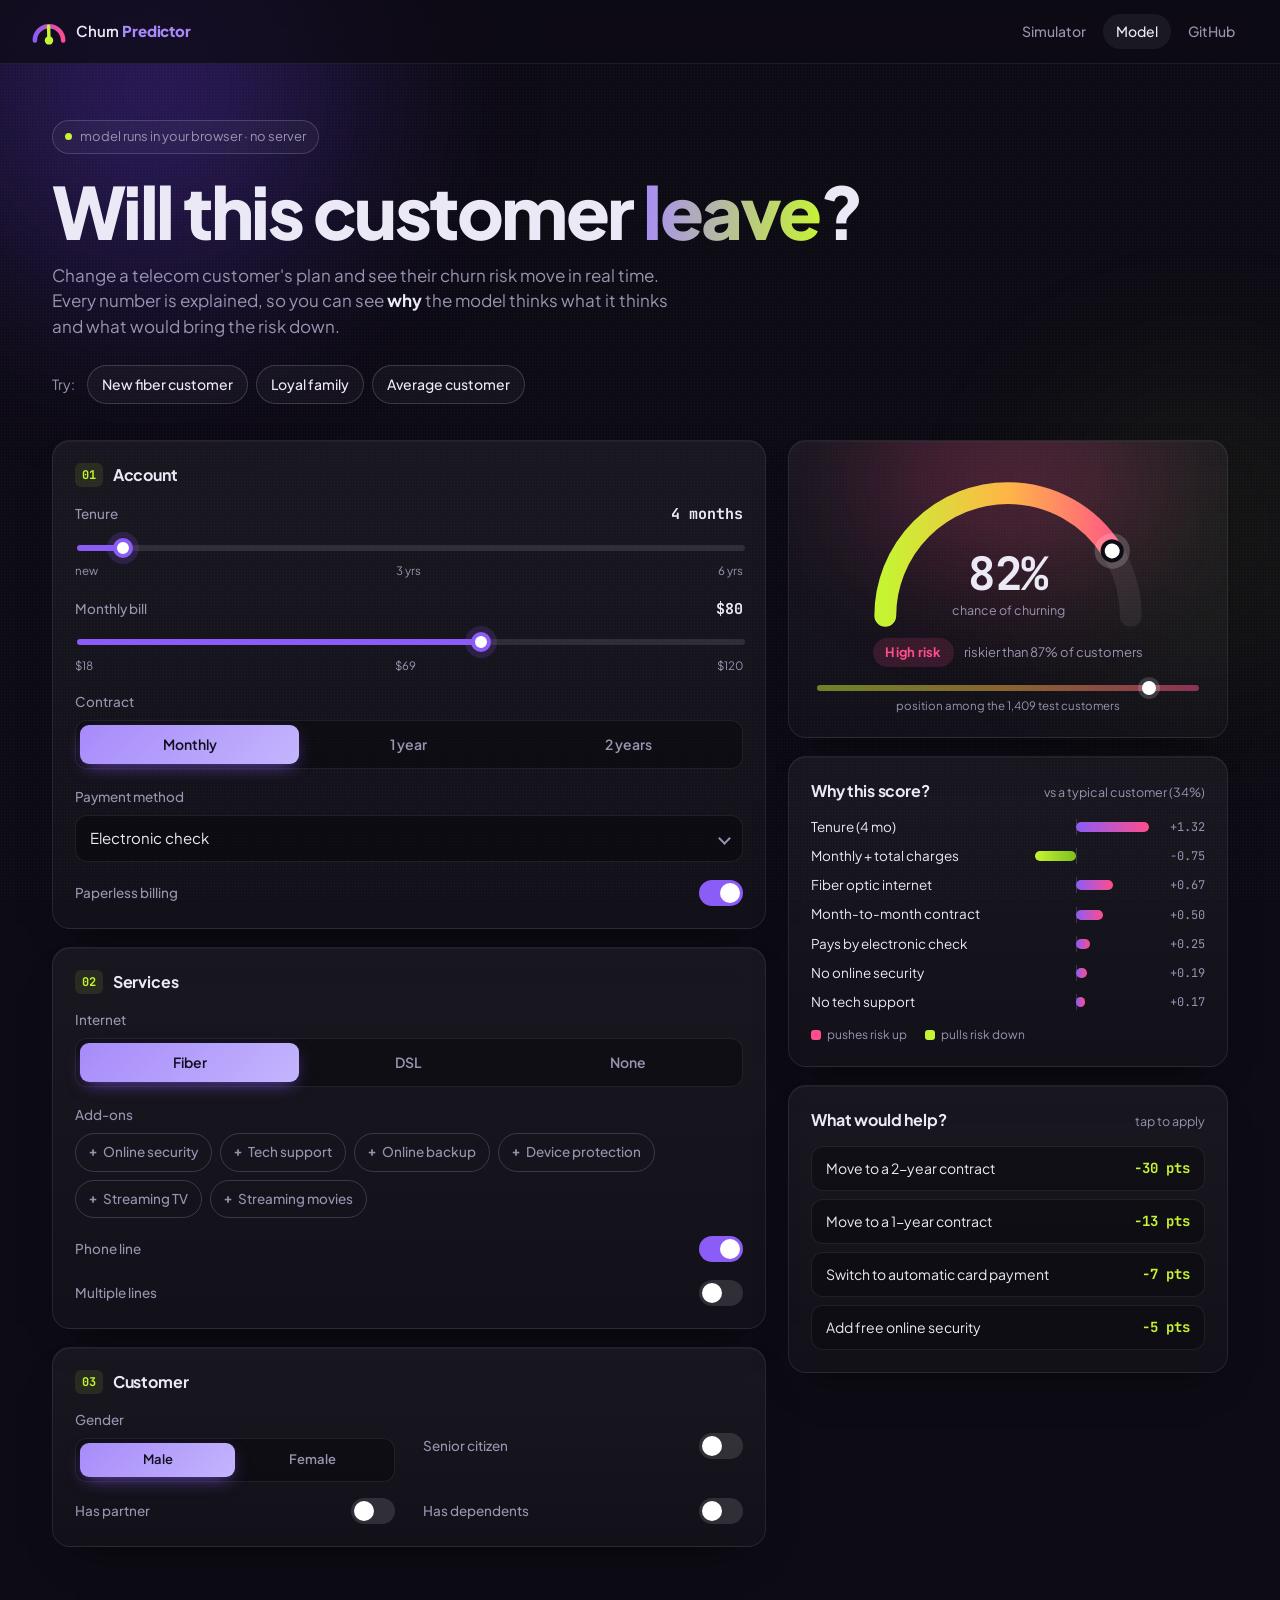
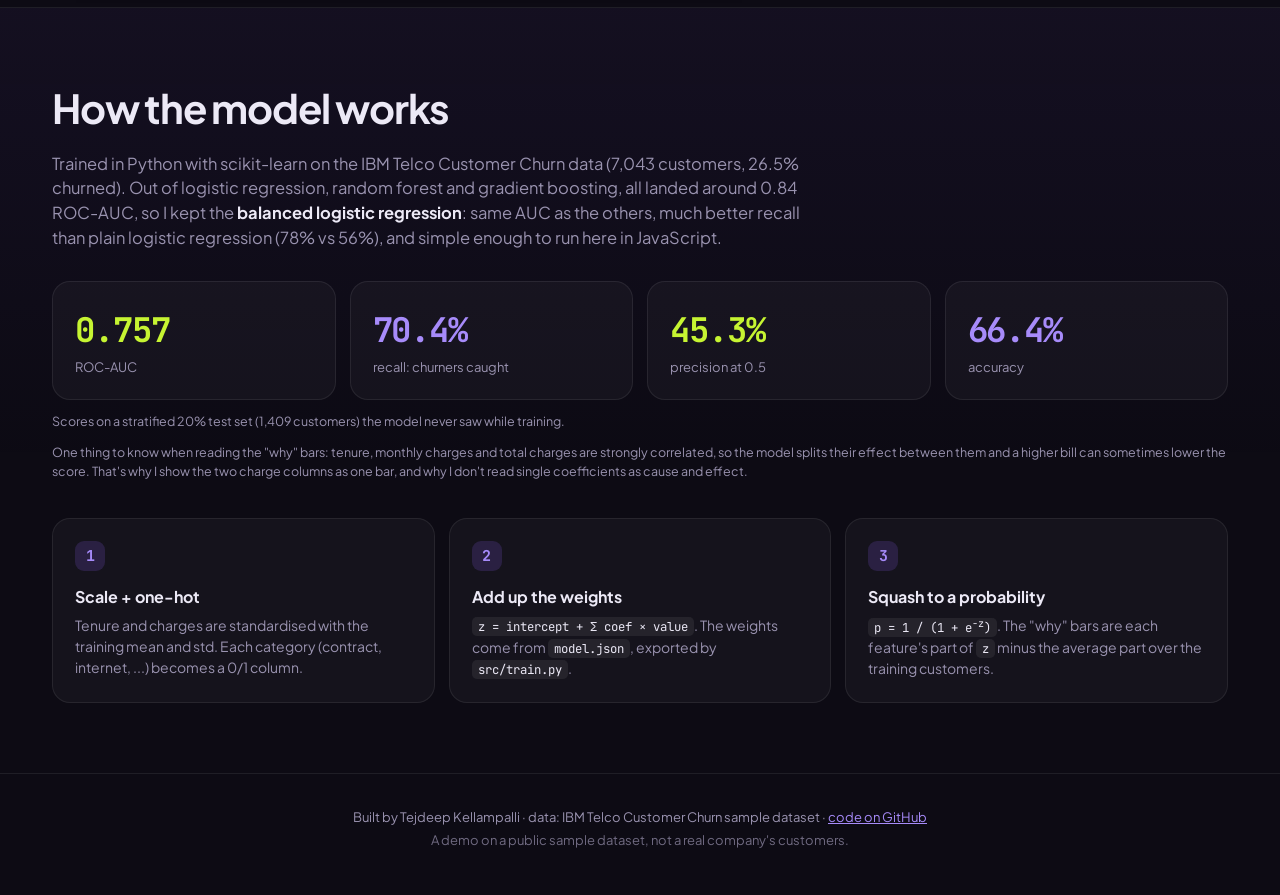
<file: docs/index.html>
<!DOCTYPE html>
<html lang="en">
<head>
  <meta charset="UTF-8">
  <meta name="viewport" content="width=device-width, initial-scale=1.0">
  <title>Churn Predictor | Tejdeep Kellampalli</title>
  <meta name="description" content="What-if churn simulator for telecom customers. A logistic regression model trained in Python, running in the browser.">
  <meta name="theme-color" content="#0d0b14">
  <link rel="icon" href="favicon.svg" type="image/svg+xml">
  <link rel="icon" href="favicon-32.png" sizes="32x32" type="image/png">
  <link rel="apple-touch-icon" href="apple-touch-icon.png">
  <link rel="preconnect" href="https://fonts.googleapis.com">
  <link rel="preconnect" href="https://fonts.gstatic.com" crossorigin>
  <link href="https://fonts.googleapis.com/css2?family=Plus+Jakarta+Sans:wght@400;500;600;700;800&family=JetBrains+Mono:wght@500;700&display=swap" rel="stylesheet">
  <link rel="stylesheet" href="style.css">
  <script src="app.js" defer></script>
</head>
<body>
  <div class="bg" aria-hidden="true"><span class="blob b1"></span><span class="blob b2"></span><span class="grain"></span></div>

  <nav class="nav">
    <a class="logo" href="#top" aria-label="Churn Predictor home">
      <svg viewBox="10 14 44 34" aria-hidden="true"><defs><linearGradient id="logo-arc" x1="0" y1="0" x2="1" y2="0"><stop offset="0" stop-color="#8b5cf6"/><stop offset="1" stop-color="#ff4d8d"/></linearGradient></defs><path d="M13.5 42a18.5 18.5 0 1 1 37 0" fill="none" stroke="url(#logo-arc)" stroke-width="6" stroke-linecap="round"/><path class="needle" d="M32 42 43 27" stroke="#c6f432" stroke-width="4.5" stroke-linecap="round"/><circle cx="32" cy="42" r="5.5" fill="#c6f432"/></svg>
      <span>Churn <b>Predictor</b></span>
    </a>
    <div class="nav-links" role="tablist" aria-label="Sections">
      <a href="#sim" class="is-active">Simulator</a>
      <a href="#model">Model</a>
      <a href="https://github.com/Tejdeep-67/customer-churn-prediction" target="_blank" rel="noopener">GitHub</a>
    </div>
  </nav>

  <header class="hero" id="top">
    <span class="pill"><i></i> model runs in your browser &middot; no server</span>
    <h1>Will this customer <em>leave</em>?</h1>
    <p>Change a telecom customer's plan and see their churn risk move in real time. Every number is explained, so you can see <strong>why</strong> the model thinks what it thinks and what would bring the risk down.</p>
    <div class="presets" role="group" aria-label="Example customers">
      <span>Try:</span>
      <button type="button" data-preset="new">New fiber customer</button>
      <button type="button" data-preset="loyal">Loyal family</button>
      <button type="button" data-preset="mid">Average customer</button>
    </div>
  </header>

  <main class="app" id="sim">
    <form id="form" class="inputs" autocomplete="off">
      <section class="card">
        <h2><span class="num">01</span> Account</h2>
        <div class="field">
          <div class="field-head"><label for="tenure">Tenure</label><output id="tenure-val" for="tenure">4 months</output></div>
          <input type="range" id="tenure" min="0" max="72" value="4">
          <div class="ticks"><span>new</span><span>3 yrs</span><span>6 yrs</span></div>
        </div>
        <div class="field">
          <div class="field-head"><label for="MonthlyCharges">Monthly bill</label><output id="MonthlyCharges-val" for="MonthlyCharges">$80</output></div>
          <input type="range" id="MonthlyCharges" min="18" max="120" value="80">
          <div class="ticks"><span>$18</span><span>$69</span><span>$120</span></div>
        </div>
        <div class="field">
          <span class="label">Contract</span>
          <div class="seg" data-name="Contract">
            <button type="button" data-v="Month-to-month" aria-pressed="true">Monthly</button>
            <button type="button" data-v="One year" aria-pressed="false">1 year</button>
            <button type="button" data-v="Two year" aria-pressed="false">2 years</button>
          </div>
        </div>
        <div class="field">
          <label class="label" for="PaymentMethod">Payment method</label>
          <div class="select"><select id="PaymentMethod">
            <option>Electronic check</option><option>Mailed check</option>
            <option>Bank transfer (automatic)</option><option>Credit card (automatic)</option>
          </select></div>
        </div>
        <div class="field row">
          <span class="label">Paperless billing</span>
          <label class="switch"><input type="checkbox" id="PaperlessBilling" checked><span></span></label>
        </div>
      </section>

      <section class="card">
        <h2><span class="num">02</span> Services</h2>
        <div class="field">
          <span class="label">Internet</span>
          <div class="seg" data-name="InternetService">
            <button type="button" data-v="Fiber optic" aria-pressed="true">Fiber</button>
            <button type="button" data-v="DSL" aria-pressed="false">DSL</button>
            <button type="button" data-v="No" aria-pressed="false">None</button>
          </div>
        </div>
        <div class="field">
          <span class="label">Add-ons</span>
          <div class="chips" id="addons">
            <label><input type="checkbox" id="OnlineSecurity"><span>Online security</span></label>
            <label><input type="checkbox" id="TechSupport"><span>Tech support</span></label>
            <label><input type="checkbox" id="OnlineBackup"><span>Online backup</span></label>
            <label><input type="checkbox" id="DeviceProtection"><span>Device protection</span></label>
            <label><input type="checkbox" id="StreamingTV"><span>Streaming TV</span></label>
            <label><input type="checkbox" id="StreamingMovies"><span>Streaming movies</span></label>
          </div>
        </div>
        <div class="field row">
          <span class="label">Phone line</span>
          <label class="switch"><input type="checkbox" id="PhoneService" checked><span></span></label>
        </div>
        <div class="field row">
          <span class="label">Multiple lines</span>
          <label class="switch"><input type="checkbox" id="MultipleLines"><span></span></label>
        </div>
      </section>

      <section class="card">
        <h2><span class="num">03</span> Customer</h2>
        <div class="grid2">
          <div class="field"><span class="label">Gender</span>
            <div class="seg small" data-name="gender"><button type="button" data-v="Male" aria-pressed="true">Male</button><button type="button" data-v="Female" aria-pressed="false">Female</button></div></div>
          <div class="field row"><span class="label">Senior citizen</span><label class="switch"><input type="checkbox" id="SeniorCitizen"><span></span></label></div>
          <div class="field row"><span class="label">Has partner</span><label class="switch"><input type="checkbox" id="Partner"><span></span></label></div>
          <div class="field row"><span class="label">Has dependents</span><label class="switch"><input type="checkbox" id="Dependents"><span></span></label></div>
        </div>
      </section>
    </form>

    <aside class="results">
      <section class="card result" id="result" aria-live="polite">
        <div class="gauge-wrap">
          <svg class="gauge" viewBox="0 0 220 128" aria-hidden="true">
            <defs>
              <linearGradient id="gg" x1="0" x2="1" y1="0" y2="0">
                <stop offset="0" stop-color="#c6f432"/><stop offset=".5" stop-color="#ffb547"/><stop offset="1" stop-color="#ff4d8d"/>
              </linearGradient>
            </defs>
            <path class="g-track" d="M20 115 A90 90 0 0 1 200 115"/>
            <path class="g-fill" id="g-fill" d="M20 115 A90 90 0 0 1 200 115"/>
            <g class="needle" id="needle"><circle class="knob-glow" cx="110" cy="25" r="13"/><circle class="knob" cx="110" cy="25" r="7"/></g>
          </svg>
          <div class="g-center">
            <span class="prob" id="prob">--</span>
            <span class="prob-label">chance of churning</span>
          </div>
        </div>
        <div class="badge-row">
          <span class="badge" id="risk">--</span>
          <span class="pct" id="pct">--</span>
        </div>
        <div class="pbar" aria-hidden="true"><span id="pbar-dot"></span></div>
        <p class="pbar-note">position among the 1,409 test customers</p>
      </section>

      <section class="card">
        <div class="card-head"><h2>Why this score?</h2><span class="hint" id="baseline">vs a typical customer</span></div>
        <ul class="drivers" id="drivers"></ul>
        <p class="legend"><span class="up">pushes risk up</span><span class="down">pulls risk down</span></p>
      </section>

      <section class="card">
        <div class="card-head"><h2>What would help?</h2><span class="hint">tap to apply</span></div>
        <div class="whatif" id="whatif"></div>
      </section>
    </aside>
  </main>

  <section class="model" id="model">
    <div class="model-inner">
      <h2>How the model works</h2>
      <p class="lead">Trained in Python with scikit-learn on the IBM Telco Customer Churn data (7,043 customers, 26.5% churned). Out of logistic regression, random forest and gradient boosting, all landed around 0.84 ROC-AUC, so I kept the <b>balanced logistic regression</b>: same AUC as the others, much better recall than plain logistic regression (78% vs 56%), and simple enough to run here in JavaScript.</p>
      <div class="metrics">
        <div class="metric"><span class="m-val" data-to="0.842" data-dec="3">0.842</span><span class="m-lbl">ROC-AUC</span></div>
        <div class="metric"><span class="m-val" data-to="78.3" data-dec="1" data-suf="%">78.3%</span><span class="m-lbl">recall: churners caught</span></div>
        <div class="metric"><span class="m-val" data-to="50.4" data-dec="1" data-suf="%">50.4%</span><span class="m-lbl">precision at 0.5</span></div>
        <div class="metric"><span class="m-val" data-to="73.8" data-dec="1" data-suf="%">73.8%</span><span class="m-lbl">accuracy</span></div>
      </div>
      <p class="small-note">Scores on a stratified 20% test set (1,409 customers) the model never saw while training.</p>
      <p class="small-note">One thing to know when reading the "why" bars: tenure, monthly charges and total charges are strongly correlated, so the model splits their effect between them and a higher bill can sometimes lower the score. That's why I show the two charge columns as one bar, and why I don't read single coefficients as cause and effect.</p>
      <div class="how">
        <div class="how-step"><span>1</span><h3>Scale + one-hot</h3><p>Tenure and charges are standardised with the training mean and std. Each category (contract, internet, ...) becomes a 0/1 column.</p></div>
        <div class="how-step"><span>2</span><h3>Add up the weights</h3><p><code>z = intercept + &Sigma; coef &times; value</code>. The weights come from <code>model.json</code>, exported by <code>src/train.py</code>.</p></div>
        <div class="how-step"><span>3</span><h3>Squash to a probability</h3><p><code>p = 1 / (1 + e<sup>&minus;z</sup>)</code>. The "why" bars are each feature's part of <code>z</code> minus the average part over the training customers.</p></div>
      </div>
    </div>
  </section>

  <footer class="foot">
    <p>Built by Tejdeep Kellampalli &middot; data: IBM Telco Customer Churn sample dataset &middot; <a href="https://github.com/Tejdeep-67/customer-churn-prediction">code on GitHub</a></p>
    <p class="muted">A demo on a public sample dataset, not a real company's customers.</p>
  </footer>

  <div class="mini" id="mini" aria-hidden="true"><span class="mini-prob" id="mini-prob">--</span><span class="mini-risk" id="mini-risk">--</span><a href="#result">see why &darr;</a></div>
</body>
</html>
</file>
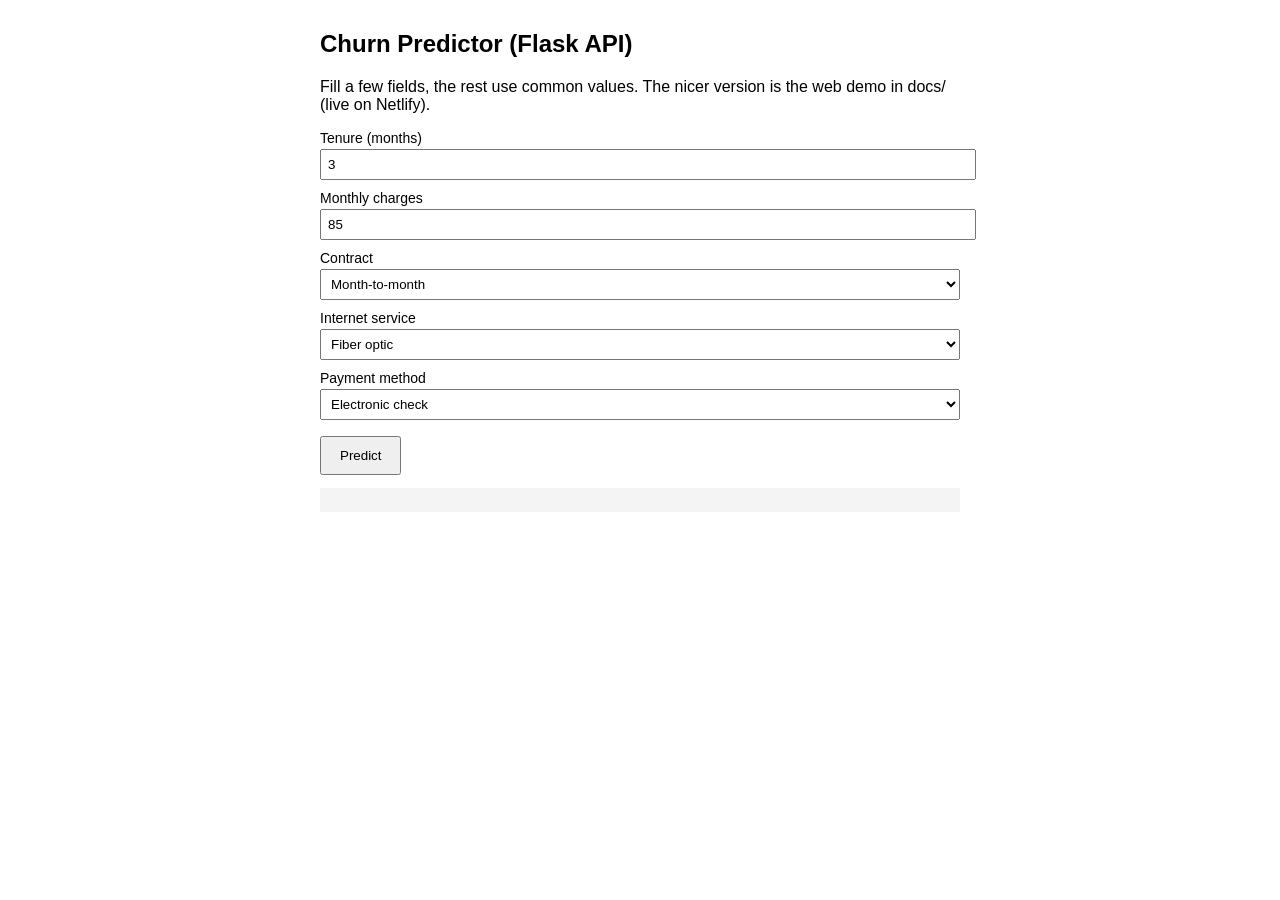
<file: templates/index.html>
<!DOCTYPE html>
<html lang="en">
<head>
  <meta charset="UTF-8">
  <meta name="viewport" content="width=device-width, initial-scale=1.0">
  <title>Churn Predictor (local)</title>
  <style>
    body { font-family: Arial, sans-serif; max-width: 640px; margin: 30px auto; padding: 0 16px; }
    label { display: block; margin-top: 10px; font-size: 14px; }
    input, select { width: 100%; padding: 6px; margin-top: 3px; }
    button { margin-top: 16px; padding: 10px 18px; }
    pre { background: #f4f4f4; padding: 12px; }
  </style>
</head>
<body>
  <h2>Churn Predictor (Flask API)</h2>
  <p>Fill a few fields, the rest use common values. The nicer version is the web demo in docs/ (live on Netlify).</p>

  <label>Tenure (months) <input id="tenure" type="number" value="3" min="0"></label>
  <label>Monthly charges <input id="MonthlyCharges" type="number" value="85" min="0"></label>
  <label>Contract
    <select id="Contract"><option>Month-to-month</option><option>One year</option><option>Two year</option></select>
  </label>
  <label>Internet service
    <select id="InternetService"><option>Fiber optic</option><option>DSL</option><option>No</option></select>
  </label>
  <label>Payment method
    <select id="PaymentMethod">
      <option>Electronic check</option><option>Mailed check</option>
      <option>Bank transfer (automatic)</option><option>Credit card (automatic)</option>
    </select>
  </label>
  <button onclick="send()">Predict</button>
  <pre id="out"></pre>

  <script>
    async function send() {
      const v = id => document.getElementById(id).value;
      const internet = v("InternetService");
      const addon = internet === "No" ? "No internet service" : "No";
      const body = {
        tenure: v("tenure"), MonthlyCharges: v("MonthlyCharges"),
        TotalCharges: Number(v("tenure")) * Number(v("MonthlyCharges")),
        gender: "Male", SeniorCitizen: 0, Partner: "No", Dependents: "No",
        PhoneService: "Yes", MultipleLines: "No", InternetService: internet,
        OnlineSecurity: addon, OnlineBackup: addon, DeviceProtection: addon, TechSupport: addon,
        StreamingTV: addon, StreamingMovies: addon, Contract: v("Contract"),
        PaperlessBilling: "Yes", PaymentMethod: v("PaymentMethod"),
      };
      const res = await fetch("/predict", { method: "POST", headers: { "Content-Type": "application/json" }, body: JSON.stringify(body) });
      document.getElementById("out").textContent = JSON.stringify(await res.json(), null, 2);
    }
  </script>
</body>
</html>
</file>
<file: docs/style.css>
:root {
  --bg: #0d0b14;
  --bg-2: #14111f;
  --card: rgba(255, 255, 255, .035);
  --card-2: rgba(255, 255, 255, .06);
  --line: rgba(255, 255, 255, .08);
  --line-2: rgba(255, 255, 255, .16);
  --text: #ece9f6;
  --muted: #9a93b0;
  --violet: #8b5cf6;
  --violet-2: #a78bfa;
  --lime: #c6f432;
  --amber: #ffb547;
  --rose: #ff4d8d;
  --radius: 18px;
  --ease: cubic-bezier(.2, .9, .25, 1);
  --spring: cubic-bezier(.34, 1.56, .64, 1);
  --mono: "JetBrains Mono", ui-monospace, Menlo, monospace;
}
* { box-sizing: border-box; }
html { scroll-behavior: smooth; -webkit-text-size-adjust: 100%; }
body {
  margin: 0; min-height: 100vh; background: var(--bg); color: var(--text);
  font-family: "Plus Jakarta Sans", system-ui, -apple-system, "Segoe UI", sans-serif; font-size: 15px; line-height: 1.5;
  -webkit-font-smoothing: antialiased;
}
a { color: var(--violet-2); }
button, input, select { font: inherit; color: inherit; }
:focus-visible { outline: 2px solid var(--lime); outline-offset: 2px; border-radius: 8px; }

/* background glow */
.bg { position: fixed; inset: 0; z-index: -1; overflow: hidden; pointer-events: none; }
.blob { position: absolute; border-radius: 50%; filter: blur(90px); opacity: .45; }
.b1 { width: 620px; height: 620px; left: -160px; top: -220px; background: radial-gradient(circle, #6d3df0, transparent 65%); animation: float 18s ease-in-out infinite alternate; }
.b2 { width: 520px; height: 520px; right: -180px; top: 30%; background: radial-gradient(circle, rgba(198,244,50,.45), transparent 65%); opacity: .18; animation: float 22s ease-in-out infinite alternate-reverse; }
.grain { position: absolute; inset: 0; background-image: radial-gradient(rgba(255,255,255,.035) 1px, transparent 1px); background-size: 3px 3px; }
@keyframes float { to { transform: translate(80px, 60px) scale(1.1); } }

/* nav */
.nav {
  position: sticky; top: 0; z-index: 40; display: flex; align-items: center; justify-content: space-between;
  padding: 14px 32px; background: rgba(13, 11, 20, .7); backdrop-filter: blur(14px); border-bottom: 1px solid var(--line);
}
.logo { display: flex; align-items: center; gap: 10px; color: var(--text); text-decoration: none; font-weight: 600; letter-spacing: -.01em; }
.logo svg { width: 34px; height: 26px; overflow: visible; }
.logo .needle { transform-origin: 32px 42px; transform: rotate(-38deg); transition: transform .6s cubic-bezier(.3, 1.4, .5, 1); }
.logo:hover .needle { transform: rotate(0deg); }
.logo b { font-weight: 800; color: var(--violet-2); }
.nav-links { display: flex; gap: 4px; }
.nav-links a { color: var(--muted); text-decoration: none; padding: 7px 13px; border-radius: 999px; font-weight: 500; font-size: 14px; transition: color .2s, background .2s; }
.nav-links a:hover, .nav-links a.is-active { color: var(--text); background: var(--card-2); }

/* hero */
.hero { max-width: 1240px; margin: 0 auto; padding: 56px 32px 28px; }
.pill { display: inline-flex; align-items: center; gap: 8px; font-size: 13px; color: var(--muted); border: 1px solid var(--line-2); padding: 6px 12px; border-radius: 999px; background: var(--card); animation: up .7s var(--ease) both; }
.pill i { width: 7px; height: 7px; border-radius: 50%; background: var(--lime); box-shadow: 0 0 0 0 rgba(198,244,50,.6); animation: ping 2s infinite; }
@keyframes ping { 70% { box-shadow: 0 0 0 8px rgba(198,244,50,0); } 100% { box-shadow: 0 0 0 0 rgba(198,244,50,0); } }
.hero h1 { font-size: clamp(38px, 6vw, 72px); line-height: 1.02; letter-spacing: -.035em; margin: 20px 0 16px; font-weight: 800; animation: up .8s .08s var(--ease) both; }
.hero h1 em { font-style: normal; background: linear-gradient(95deg, var(--violet-2), var(--lime)); -webkit-background-clip: text; background-clip: text; color: transparent; }
.hero p { max-width: 640px; color: var(--muted); font-size: 17px; margin: 0; animation: up .8s .16s var(--ease) both; }
.hero p strong { color: var(--text); }
.presets { display: flex; flex-wrap: wrap; align-items: center; gap: 8px; margin-top: 26px; animation: up .8s .24s var(--ease) both; }
.presets span { color: var(--muted); font-size: 14px; margin-right: 4px; }
.presets button {
  border: 1px solid var(--line-2); background: var(--card); padding: 8px 14px; border-radius: 999px; cursor: pointer; font-size: 14px; font-weight: 500;
  transition: transform .25s var(--spring), border-color .2s, background .2s;
}
.presets button:hover { transform: translateY(-2px); border-color: var(--violet-2); background: rgba(139,92,246,.12); }
.presets button:active { transform: scale(.96); }
@keyframes up { from { opacity: 0; transform: translateY(14px); } to { opacity: 1; transform: none; } }

/* layout */
.app { max-width: 1240px; margin: 0 auto; padding: 8px 32px 60px; display: grid; grid-template-columns: minmax(0, 1fr) minmax(0, 440px); gap: 22px; align-items: start; scroll-margin-top: 80px; }
.inputs { display: grid; gap: 18px; }
.results { position: sticky; top: 84px; display: grid; gap: 18px; }
.card {
  background: linear-gradient(180deg, rgba(255,255,255,.05), rgba(255,255,255,.025));
  border: 1px solid var(--line); border-radius: var(--radius); padding: 22px;
  box-shadow: 0 1px 0 rgba(255,255,255,.04) inset, 0 20px 40px -24px rgba(0,0,0,.6);
  animation: up .7s var(--ease) both;
}
.inputs .card:nth-child(2) { animation-delay: .06s; } .inputs .card:nth-child(3) { animation-delay: .12s; }
.results .card:nth-child(2) { animation-delay: .1s; } .results .card:nth-child(3) { animation-delay: .16s; }
.card h2 { margin: 0 0 16px; font-size: 16px; font-weight: 700; letter-spacing: -.01em; display: flex; align-items: center; gap: 10px; }
.card h2 .num { font-family: var(--mono); font-size: 12px; color: var(--lime); background: rgba(198,244,50,.1); padding: 3px 7px; border-radius: 6px; }
.card-head { display: flex; justify-content: space-between; align-items: baseline; gap: 10px; margin-bottom: 14px; }
.card-head h2 { margin: 0; }
.hint { font-size: 12.5px; color: var(--muted); }

/* form controls */
.field { margin-bottom: 18px; }
.field:last-child { margin-bottom: 0; }
.field.row { display: flex; align-items: center; justify-content: space-between; gap: 12px; }
.field-head { display: flex; justify-content: space-between; align-items: baseline; margin-bottom: 8px; }
.field-head label, .label { font-size: 13.5px; color: var(--muted); font-weight: 500; }
.field > .label { display: block; margin-bottom: 8px; }
.field.row > .label { margin: 0; }
output { font-family: var(--mono); font-weight: 700; font-size: 15px; color: var(--text); }
.grid2 { display: grid; grid-template-columns: 1fr 1fr; gap: 16px 28px; }
.grid2 .field { margin: 0; }

input[type=range] { -webkit-appearance: none; appearance: none; width: 100%; height: 6px; border-radius: 99px; background: linear-gradient(90deg, var(--violet) var(--fill, 0%), rgba(255,255,255,.1) var(--fill, 0%)); cursor: pointer; }
input[type=range]::-webkit-slider-thumb { -webkit-appearance: none; width: 20px; height: 20px; border-radius: 50%; background: #fff; border: 4px solid var(--violet); box-shadow: 0 0 0 6px rgba(139,92,246,.18); transition: transform .2s var(--spring); }
input[type=range]:active::-webkit-slider-thumb { transform: scale(1.18); }
input[type=range]::-moz-range-thumb { width: 14px; height: 14px; border-radius: 50%; background: #fff; border: 4px solid var(--violet); }
.ticks { display: flex; justify-content: space-between; font-size: 11.5px; color: var(--muted); margin-top: 6px; }

.seg { position: relative; display: grid; grid-auto-flow: column; grid-auto-columns: 1fr; background: rgba(0,0,0,.3); border: 1px solid var(--line); border-radius: 12px; padding: 4px; }
.seg button { position: relative; z-index: 1; border: 0; background: none; padding: 9px 8px; border-radius: 9px; cursor: pointer; font-weight: 600; font-size: 14px; color: var(--muted); transition: color .25s; white-space: nowrap; }
.seg button[aria-pressed="true"] { color: #120d20; }
.seg .thumb { position: absolute; z-index: 0; top: 4px; bottom: 4px; border-radius: 9px; background: linear-gradient(135deg, var(--violet-2), #c4b5fd); box-shadow: 0 6px 18px -6px rgba(139,92,246,.8); transition: transform .4s var(--spring), width .4s var(--spring); }
.seg.small button { padding: 7px 8px; font-size: 13px; }

.select { position: relative; }
.select::after { content: ""; position: absolute; right: 14px; top: 50%; width: 7px; height: 7px; margin-top: -5px; border-right: 2px solid var(--muted); border-bottom: 2px solid var(--muted); transform: rotate(45deg); pointer-events: none; }
select { width: 100%; appearance: none; -webkit-appearance: none; background: rgba(0,0,0,.3); border: 1px solid var(--line); border-radius: 12px; padding: 11px 36px 11px 14px; cursor: pointer; transition: border-color .2s; }
select:hover { border-color: var(--line-2); }
select option { background: #1a1626; }

.switch { position: relative; display: inline-block; width: 44px; height: 26px; flex: none; cursor: pointer; }
.switch input { position: absolute; opacity: 0; width: 100%; height: 100%; margin: 0; cursor: pointer; }
.switch span { position: absolute; inset: 0; border-radius: 99px; background: rgba(255,255,255,.12); transition: background .25s; pointer-events: none; }
.switch span::after { content: ""; position: absolute; left: 3px; top: 3px; width: 20px; height: 20px; border-radius: 50%; background: #fff; transition: transform .35s var(--spring); }
.switch input:checked + span { background: var(--violet); }
.switch input:checked + span::after { transform: translateX(18px); }
.switch input:focus-visible + span { outline: 2px solid var(--lime); outline-offset: 2px; }
.switch input:disabled + span { opacity: .35; }

.chips { display: flex; flex-wrap: wrap; gap: 8px; transition: opacity .3s; }
.chips.disabled { opacity: .35; pointer-events: none; }
.chips label { position: relative; cursor: pointer; }
.chips input { position: absolute; opacity: 0; inset: 0; margin: 0; cursor: pointer; }
.chips span { display: inline-flex; align-items: center; gap: 6px; padding: 8px 13px; border-radius: 999px; border: 1px solid var(--line-2); font-size: 13.5px; font-weight: 500; color: var(--muted); transition: all .25s var(--ease); }
.chips span::before { content: "+"; font-family: var(--mono); font-weight: 700; transition: transform .3s var(--spring); }
.chips input:checked + span { color: #11140a; background: var(--lime); border-color: var(--lime); }
.chips input:checked + span::before { content: "\2713"; }
.chips input:focus-visible + span { outline: 2px solid var(--violet-2); outline-offset: 2px; }

/* result */
.result { text-align: center; padding-top: 18px; overflow: hidden; position: relative; }
.result::before { content: ""; position: absolute; left: 50%; top: -60px; width: 300px; height: 200px; margin-left: -150px; border-radius: 50%; background: var(--glow, rgba(139,92,246,.35)); filter: blur(60px); opacity: .6; transition: background .6s; pointer-events: none; }
.gauge-wrap { position: relative; max-width: 300px; margin: 0 auto; }
.gauge { width: 100%; display: block; overflow: visible; }
.g-track, .g-fill { fill: none; stroke-width: 16; stroke-linecap: round; }
.g-track { stroke: rgba(255,255,255,.07); }
.g-fill { stroke: url(#gg); stroke-dasharray: 282.7; stroke-dashoffset: 282.7; transition: stroke-dashoffset .9s var(--ease); }
.needle { transform-origin: 110px 115px; transform: rotate(-90deg); transition: transform 1s var(--spring); }
.knob { fill: #fff; stroke: var(--bg); stroke-width: 3; }
.knob-glow { fill: rgba(255,255,255,.18); }
.g-center { position: absolute; left: 0; right: 0; bottom: 14px; display: flex; flex-direction: column; align-items: center; pointer-events: none; }
.prob { font-family: var(--mono); font-size: 46px; font-weight: 700; letter-spacing: -.03em; line-height: 1; font-variant-numeric: tabular-nums; }
.prob-label { font-size: 12.5px; color: var(--muted); margin-top: 4px; }
.badge-row { display: flex; justify-content: center; align-items: center; gap: 10px; margin-top: 4px; position: relative; }
.badge { font-weight: 700; font-size: 13px; padding: 5px 12px; border-radius: 999px; letter-spacing: .02em; transition: background .4s, color .4s; }
.badge.Low { background: rgba(198,244,50,.14); color: var(--lime); }
.badge.Medium { background: rgba(255,181,71,.14); color: var(--amber); }
.badge.High { background: rgba(255,77,141,.15); color: var(--rose); }
.badge.pop { animation: pop .45s var(--spring); }
@keyframes pop { 40% { transform: scale(1.15); } }
.pct { font-size: 13px; color: var(--muted); }
.pbar { position: relative; height: 6px; margin: 18px 6px 6px; border-radius: 99px; background: linear-gradient(90deg, rgba(198,244,50,.5), rgba(255,181,71,.5), rgba(255,77,141,.5)); }
.pbar span { position: absolute; top: 50%; width: 14px; height: 14px; margin: -7px 0 0 -7px; border-radius: 50%; background: #fff; box-shadow: 0 0 0 4px rgba(255,255,255,.15); left: 0; transition: left .8s var(--ease); }
.pbar-note { font-size: 11.5px; color: var(--muted); margin: 6px 0 0; }

/* drivers */
.drivers { list-style: none; margin: 0; padding: 0; display: grid; gap: 9px; }
.drivers li { display: grid; grid-template-columns: minmax(0, 1.25fr) minmax(0, 1fr) 46px; align-items: center; gap: 10px; font-size: 13.5px; animation: slide .45s var(--ease) both; }
.drivers .name { white-space: nowrap; overflow: hidden; text-overflow: ellipsis; }
.drivers .track { position: relative; height: 10px; }
.drivers .track::before { content: ""; position: absolute; left: 50%; top: -3px; bottom: -3px; width: 1px; background: var(--line-2); }
.drivers .bar { position: absolute; top: 0; height: 100%; border-radius: 99px; transition: width .6s var(--ease), left .6s var(--ease); }
.drivers .bar.up { left: 50%; background: linear-gradient(90deg, var(--violet), var(--rose)); }
.drivers .bar.down { right: 50%; background: linear-gradient(270deg, #7fbf1f, var(--lime)); }
.drivers .val { font-family: var(--mono); font-size: 12px; text-align: right; color: var(--muted); }
.legend { display: flex; gap: 18px; font-size: 12px; color: var(--muted); margin: 14px 0 0; }
.legend span::before { content: ""; display: inline-block; width: 10px; height: 10px; border-radius: 3px; margin-right: 6px; vertical-align: -1px; }
.legend .up::before { background: var(--rose); } .legend .down::before { background: var(--lime); }
@keyframes slide { from { opacity: 0; transform: translateX(-8px); } }

/* what-if */
.whatif { display: grid; gap: 8px; }
.whatif button {
  display: flex; align-items: center; justify-content: space-between; gap: 10px; width: 100%; text-align: left;
  border: 1px solid var(--line); background: rgba(0,0,0,.25); border-radius: 12px; padding: 11px 14px; cursor: pointer; font-size: 14px;
  transition: border-color .2s, transform .25s var(--spring), background .2s; animation: slide .4s var(--ease) both;
}
.whatif button:hover { border-color: rgba(198,244,50,.5); background: rgba(198,244,50,.06); transform: translateX(3px); }
.whatif .delta { font-family: var(--mono); font-weight: 700; color: var(--lime); white-space: nowrap; }
.whatif .none { color: var(--muted); font-size: 13.5px; margin: 0; }

/* model section */
.model { border-top: 1px solid var(--line); background: linear-gradient(180deg, rgba(139,92,246,.06), transparent 60%); scroll-margin-top: 60px; }
.model-inner { max-width: 1240px; margin: 0 auto; padding: 70px 32px; }
.model h2 { font-size: clamp(28px, 3.6vw, 40px); letter-spacing: -.03em; margin: 0 0 14px; }
.lead { max-width: 760px; color: var(--muted); font-size: 16.5px; margin: 0 0 30px; }
.lead b { color: var(--text); }
.metrics { display: grid; grid-template-columns: repeat(4, 1fr); gap: 14px; }
.metric { border: 1px solid var(--line); border-radius: var(--radius); padding: 22px; background: var(--card); }
.m-val { display: block; font-family: var(--mono); font-size: 34px; font-weight: 700; letter-spacing: -.03em; color: var(--lime); }
.metric:nth-child(2n) .m-val { color: var(--violet-2); }
.m-lbl { font-size: 13px; color: var(--muted); }
.small-note { font-size: 12.5px; color: var(--muted); margin: 12px 0 0; }
.how { display: grid; grid-template-columns: repeat(3, 1fr); gap: 14px; margin-top: 38px; }
.how-step { border-radius: var(--radius); padding: 22px; background: var(--card); border: 1px solid var(--line); }
.how-step > span { display: inline-grid; place-items: center; width: 30px; height: 30px; border-radius: 9px; background: rgba(139,92,246,.18); color: var(--violet-2); font-family: var(--mono); font-weight: 700; }
.how-step h3 { margin: 14px 0 6px; font-size: 16px; }
.how-step p { margin: 0; color: var(--muted); font-size: 14px; }
code { font-family: var(--mono); font-size: .88em; background: rgba(255,255,255,.07); padding: 1px 6px; border-radius: 5px; color: var(--text); }
.reveal { opacity: 0; transform: translateY(16px); transition: opacity .7s var(--ease), transform .7s var(--ease); }
.reveal.in { opacity: 1; transform: none; }

.foot { text-align: center; color: var(--muted); font-size: 13px; padding: 30px 20px 40px; border-top: 1px solid var(--line); }
.foot p { margin: 4px 0; } .foot .muted { opacity: .7; }

/* sticky mini result on phones */
.mini { display: none; }

@media (max-width: 980px) {
  .app { grid-template-columns: 1fr; }
  .results { position: static; order: -1; }
  .metrics { grid-template-columns: repeat(2, 1fr); }
  .how { grid-template-columns: 1fr; }
}
@media (max-width: 640px) {
  body { font-size: 14.5px; }
  .nav { padding: 12px 16px; }
  .nav-links a { padding: 6px 10px; font-size: 13px; }
  .nav-links a[href="#sim"] { display: none; }
  .hero { padding: 34px 16px 18px; }
  .hero p { font-size: 15.5px; }
  .app { padding: 6px 12px 90px; gap: 14px; }
  .inputs, .results { gap: 14px; }
  .card { padding: 18px 16px; border-radius: 16px; }
  .grid2 { grid-template-columns: 1fr; gap: 14px; }
  .prob { font-size: 40px; }
  .model-inner { padding: 50px 16px; }
  .m-val { font-size: 28px; }
  .foot { padding-bottom: 100px; }
  .mini {
    display: flex; position: fixed; left: 12px; right: 12px; bottom: 12px; z-index: 50; align-items: center; gap: 12px;
    padding: 12px 16px; border-radius: 16px; background: rgba(24, 20, 36, .92); backdrop-filter: blur(12px); border: 1px solid var(--line-2);
    box-shadow: 0 12px 30px rgba(0,0,0,.5); transform: translateY(140%); transition: transform .45s var(--spring);
  }
  .mini.show { transform: none; }
  .mini-prob { font-family: var(--mono); font-weight: 700; font-size: 22px; }
  .mini-risk { font-size: 13px; font-weight: 700; }
  .mini a { margin-left: auto; font-size: 13px; color: var(--violet-2); text-decoration: none; }
}

@media (prefers-reduced-motion: reduce) {
  html { scroll-behavior: auto; }
  *, *::before, *::after { animation: none !important; transition: none !important; }
  .reveal { opacity: 1; transform: none; }
}

/* netlify's badge (bottom-right iframe on free sites) would sit on the mobile score bar */
@media (max-width: 900px) {
  body > iframe[style*="2147483645"] { bottom: 96px !important; }
}
</file>
